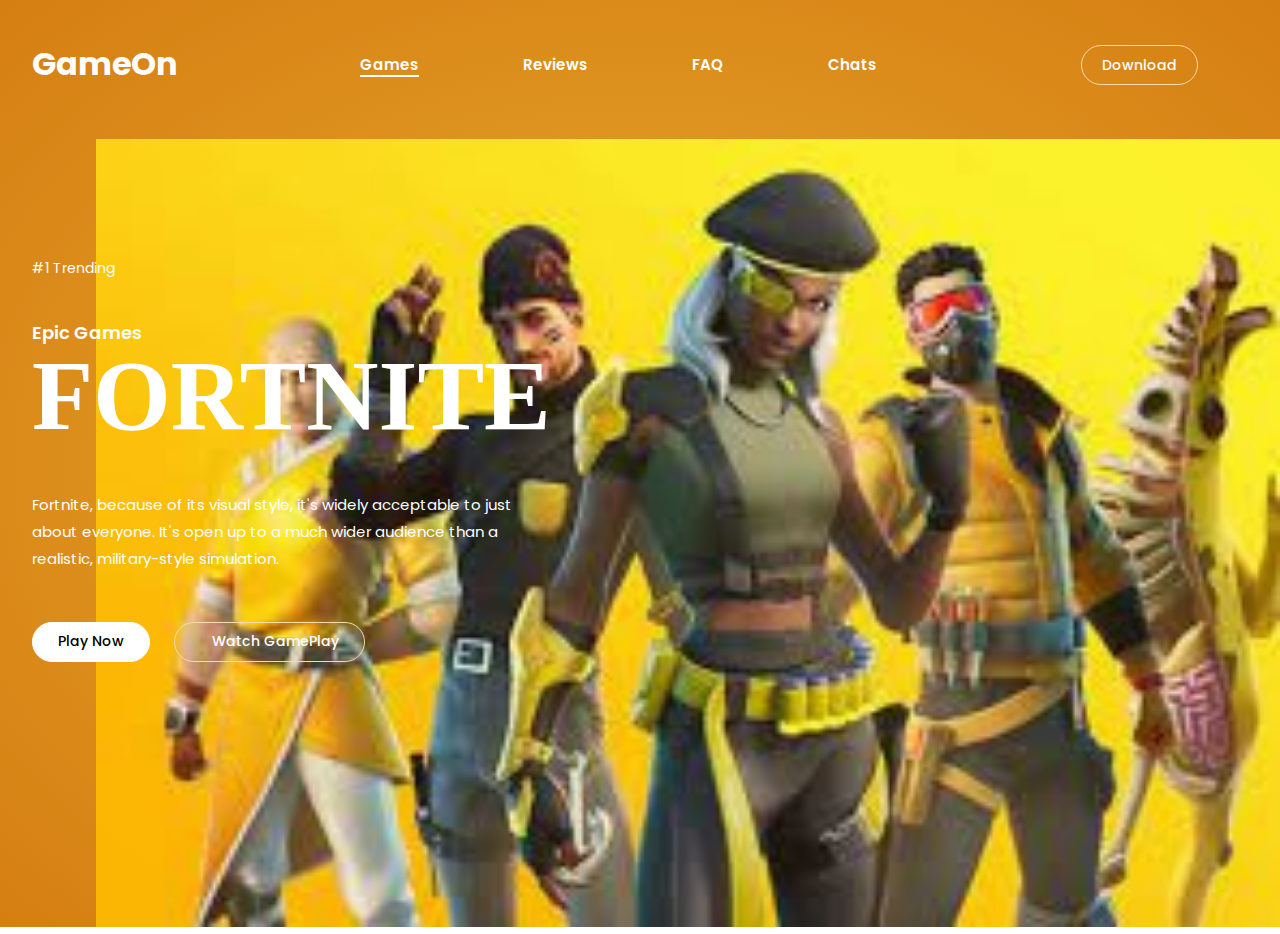
<file: index.html>
<!DOCTYPE html>
<html lang="en">
<head>
    <meta charset="UTF-8">
    <meta http-equiv="X-UA-Compatible" content="IE=edge">
    <meta name="viewport" content="width=device-width, initial-scale=1.0">
    <title>Gaming Website with html and css</title>
    <link rel="stylesheet" href="fortnite.css">
    <link rel="preconnect" href="https://fonts.googleapis.com">
<link rel="preconnect" href="https://fonts.gstatic.com" crossorigin>
<link href="https://fonts.googleapis.com/css2?family=Inter:wght@500&family=Permanent+Marker&family=Poppins:wght@100;200;300;400;500;600;700;800&display=swap" rel="stylesheet">
<link rel="stylesheet" href="https://cdnjs.cloudflare.com/ajax/libs/font-awesome/6.2.0/css/all.min.css" integrity="sha512-xh6O/CkQoPOWDdYTDqeRdPCVd1SpvCA9XXcUnZS2FmJNp1coAFzvtCN9BmamE+4aHK8yyUHUSCcJHgXloTyT2A==" crossorigin="anonymous" referrerpolicy="no-referrer" />

</head>
<body>
    <section class="hero">
        <div class="main-width">
            <header>
                <div class="logo">
                    <h2><a href="#">GameOn</a></h2>
                </div>
                <nav>
                    <ul>
                        <li class="active"><a href="#">Games</a></li>
                        <li><a href="#">Reviews</a></li>
                        <li><a href="#">FAQ</a></li>
                        <li><a href="#">Chats</a></li>
                        <li class="btn"><a href="#">Download</a></li>
                     </ul>
                 </nav>
            </header>
            <div class="content">
                <div class="main-text">
                    <h6>#1 Trending</h6>
                    <h3>Epic Games</h3>
                    <h1>FORTNITE</h1>
                    <p>Fortnite, because of its visual style, it's widely acceptable to just about everyone. It's open up to a much wider audience than a realistic, military-style simulation.</p>
                    <a href="#"><i class="fa-solid fa-gamepad-modern"></i>Play Now</a>
                    <a href="#" class="cta"><i class="fa-solid fa-play"></i>Watch GamePlay</a>
                </div>
                <div class="social">
                    <a href="#"><i class="fa-brands fa-windows"></i></a>
                    <a href="#"><i class="fa-brands fa-apple"></i></a>
                    <a href="#"><i class="fa-solid fa-n"></i></a>
                    <a href="#"><i class="fa-brands fa-android"></i></a>
                    <a href="#"><i class="fa-brands fa-playstation"></i></a>
                    <a href="#"><i class="fa-brands fa-xbox"></i></a>
                </div>
                <div class="image">
                    <img src="./img/fortnite-real.png" alt="fortniteimage">
                </div>
            </div>
        </div>
    </section>
</body>
</html>
</file>
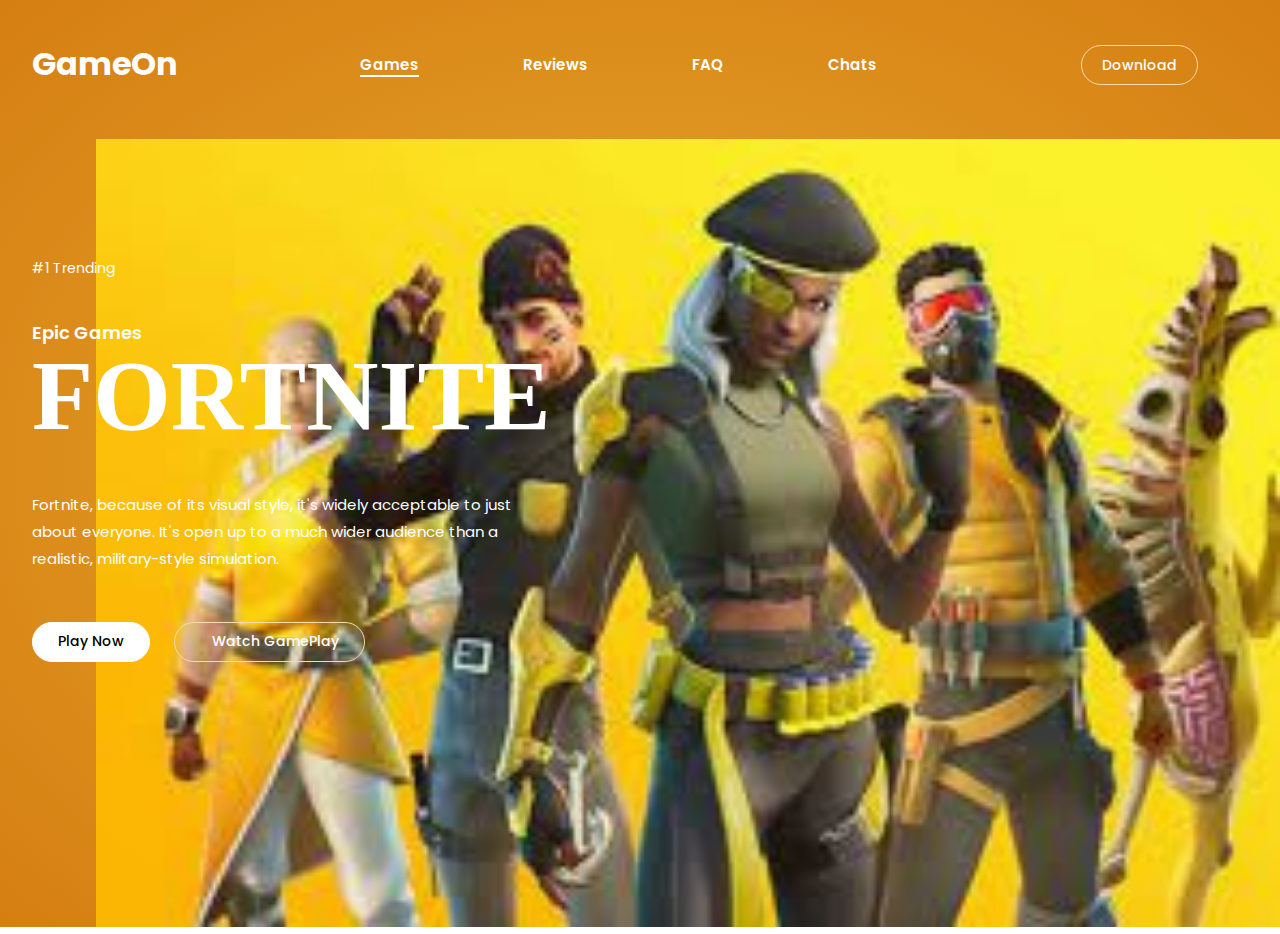
<file: fortnite.html>
<!DOCTYPE html>
<html lang="en">
<head>
    <meta charset="UTF-8">
    <meta http-equiv="X-UA-Compatible" content="IE=edge">
    <meta name="viewport" content="width=device-width, initial-scale=1.0">
    <title>Gaming Website with html and css</title>
    <link rel="stylesheet" href="fortnite.css">
    <link rel="preconnect" href="https://fonts.googleapis.com">
<link rel="preconnect" href="https://fonts.gstatic.com" crossorigin>
<link href="https://fonts.googleapis.com/css2?family=Inter:wght@500&family=Permanent+Marker&family=Poppins:wght@100;200;300;400;500;600;700;800&display=swap" rel="stylesheet">
<link rel="stylesheet" href="https://cdnjs.cloudflare.com/ajax/libs/font-awesome/6.2.0/css/all.min.css" integrity="sha512-xh6O/CkQoPOWDdYTDqeRdPCVd1SpvCA9XXcUnZS2FmJNp1coAFzvtCN9BmamE+4aHK8yyUHUSCcJHgXloTyT2A==" crossorigin="anonymous" referrerpolicy="no-referrer" />

</head>
<body>
    <section class="hero">
        <div class="main-width">
            <header>
                <div class="logo">
                    <h2><a href="#">GameOn</a></h2>
                </div>
                <nav>
                    <ul>
                        <li class="active"><a href="#">Games</a></li>
                        <li><a href="#">Reviews</a></li>
                        <li><a href="#">FAQ</a></li>
                        <li><a href="#">Chats</a></li>
                        <li class="btn"><a href="#">Download</a></li>
                     </ul>
                 </nav>
            </header>
            <div class="content">
                <div class="main-text">
                    <h6>#1 Trending</h6>
                    <h3>Epic Games</h3>
                    <h1>FORTNITE</h1>
                    <p>Fortnite, because of its visual style, it's widely acceptable to just about everyone. It's open up to a much wider audience than a realistic, military-style simulation.</p>
                    <a href="#"><i class="fa-solid fa-gamepad-modern"></i>Play Now</a>
                    <a href="#" class="cta"><i class="fa-solid fa-play"></i>Watch GamePlay</a>
                </div>
                <div class="social">
                    <a href="#"><i class="fa-brands fa-windows"></i></a>
                    <a href="#"><i class="fa-brands fa-apple"></i></a>
                    <a href="#"><i class="fa-solid fa-n"></i></a>
                    <a href="#"><i class="fa-brands fa-android"></i></a>
                    <a href="#"><i class="fa-brands fa-playstation"></i></a>
                    <a href="#"><i class="fa-brands fa-xbox"></i></a>
                </div>
                <div class="image">
                    <img src="./img/fortnite-real.png" alt="fortniteimage">
                </div>
            </div>
        </div>
    </section>
</body>
</html>
</file>
<file: fortnite.css>
*{
    margin: 0;
    padding: 0;
    box-sizing: border-box;
    /*font-family: 'Inter', sans-serif;
   /* */
     font-family: 'Poppins', sans-serif; 
}
body{
    overflow-x: hidden;
}
.main-width{
    width: 1400px;
    max-width: 95%;
    margin: 0 auto;
}
.hero{
    height: 100%;
    width: 100%;
    min-height: 100vh;
    background: radial-gradient(#f9d349, 20%, #d57e12);
    position: relative;
}
.hero header .logo h2 a {
    display: block;
    font-size: 32px;
    font-weight: 700;
    text-decoration: none;
    color: white;
}
.hero header{
    display: flex;
    align-items: center;
    justify-content: space-between;
    padding: 40px 0 30px;
}
nav ul li{
    list-style: none;
    display: inline-block;
}
nav ul li a{
    text-decoration: none;
    color: white;
    margin: 50px;
    font-size: 15px;
    font-weight: 600;
    border-bottom: 2px solid transparent;
    transition: .3s;
}
nav ul li:not(:last-child) a:hover,
nav ul li:not(:last-child) a:focus{
    border-bottom: 2px solid white;
}
/*nav ul li:active a{
    border-bottom: 2px solid white;
}*/
nav ul li.active a{
    border-bottom: 2px solid white;
}
nav ul li.btn a{
    background: transparent;
    color: white;
    border-radius:30px ;
    border: 1px solid #f5dca8;
    padding: 9px 20px;
    line-height: 1.4;
    font-size: 14px;
    font-weight: 500;
    margin-left: 150px;
}
nav ul li.btn:hover a{
    border: 1px solid white;
    color: black;
    background: white;
    transition: .3s;
}
.content{
    padding-top: 140px;
}
.content .main-text{
    position: relative;
    z-index: 2;
    margin-bottom: 50px;
}
.content .main-text h6{
    font-size: 14px;
    font-weight: 400;
    color: white;
    margin-bottom: 40px;

}.content .main-text h1{
    font-size: 100px;
    line-height: 1;
    color: white;
    margin: 0px 0px 45px;
    font-family: 'Permanent Marker', cursive;
}
.content .main-text h3{
    font-size: 18px;
    font-weight: 600;
    color: white;
}
.content .main-text p{
    max-width: 100%;
    width: 480px;
    color: white;
    line-height: 1.8;
    font-size: 15px;
    margin-bottom: 50px;
}
.content .main-text a{
    display: inline-block;
    text-decoration: none;
    color: black;
    border: 1px solid white;
    padding: 9px 25px;
    background: white;
    line-height: 1.4;
    border-radius: 30px;
    font-size: 14px;
    font-weight: 500;
}
.content .main-text a:hover{
    transform: scale(1.2);
    border: 1px solid #f5dca8;
    background: transparent;
    color: white;
    transition: .3s;
}
.content .main-text a.cta{
    border: 1px solid #f5dca8;
    color: white;
    background: transparent;
    margin-left: 20px;
}
.content .main-text a.cta i{
    margin-right: 12px;
}
.content .main-text a.cta:hover{
    color: black;
    background: white;
    border: 1px solid transparent;
    transition: .3s;
}
.content .social{
    position: relative;
    z-index: 2;
    margin-top: 200px;
    padding-bottom: 40px;
}
.content .social a{
    display: inline-block;
    color: #f5dca8;
    margin-right: 25px;
    font-size: 24px;

}
.content .social a:hover{
    transform: scale(1.2);
    transition: .3s;
    color: white;
}
.image{
    position: absolute;
    width: 100%;
    height: 85%;
    bottom: 0;
    right: 0;
    text-align: right;

}
.image img{
    height: 100%;
    opacity: .9;
}
</file>
